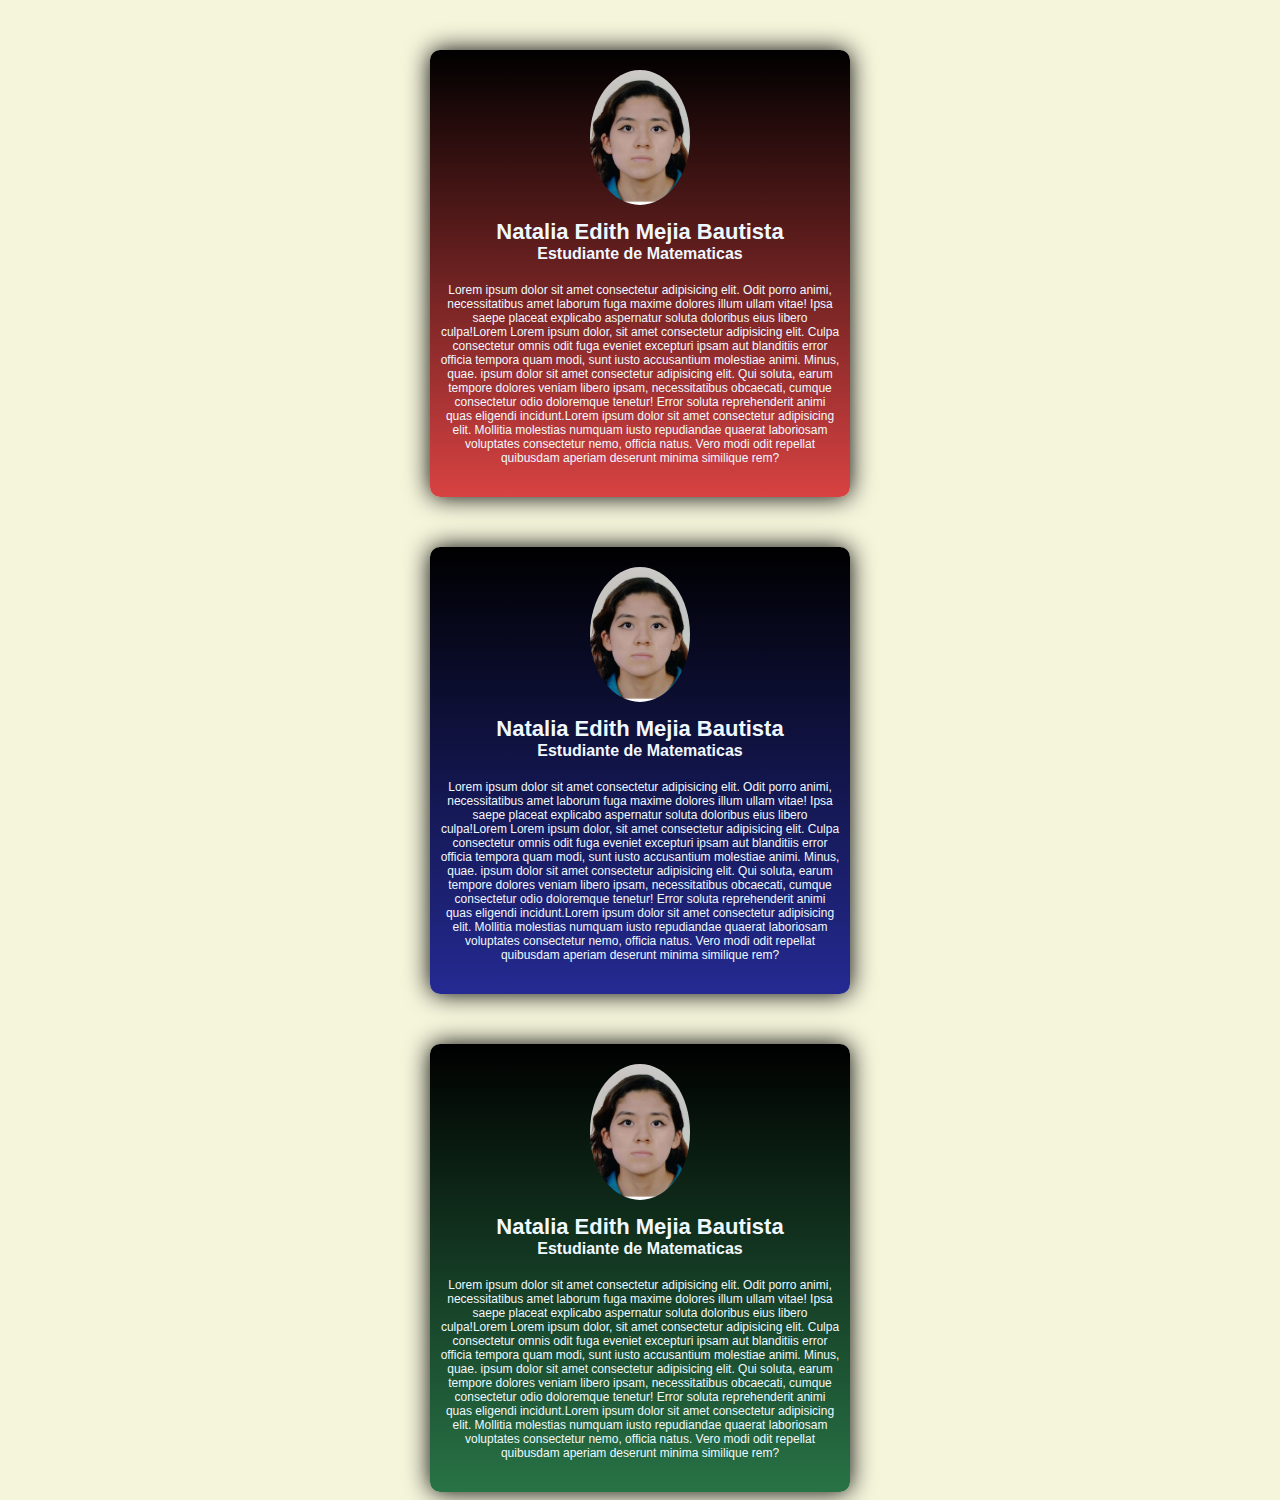
<file: TarjetaPresentacion/index.html>
<!DOCTYPE html>
<html>
<head>
    <title>Document</title>
    <link rel="stylesheet" type="text/css" href="styles.css">
</head>
<body>
    <div class="card red-card">
        <img class="card_img" src="FotoYo.jpg">
        <h1 class="card_title">Natalia Edith Mejia Bautista</h1>
        <h2 class="card_subtitle">Estudiante de Matematicas</h2>
        <p class="card_content">Lorem ipsum dolor sit amet consectetur adipisicing elit. Odit porro animi, necessitatibus amet laborum fuga maxime dolores illum ullam vitae! Ipsa saepe placeat explicabo aspernatur soluta doloribus eius libero culpa!Lorem Lorem ipsum dolor, sit amet consectetur adipisicing elit. Culpa consectetur omnis odit fuga eveniet excepturi ipsam aut blanditiis error officia tempora quam modi, sunt iusto accusantium molestiae animi. Minus, quae. ipsum dolor sit amet consectetur adipisicing elit. Qui soluta, earum tempore dolores veniam libero ipsam, necessitatibus obcaecati, cumque consectetur odio doloremque tenetur! Error soluta reprehenderit animi quas eligendi incidunt.Lorem ipsum dolor sit amet consectetur adipisicing elit. Mollitia molestias numquam iusto repudiandae quaerat laboriosam voluptates consectetur nemo, officia natus. Vero modi odit repellat quibusdam aperiam deserunt minima similique rem?</p>
    </div>

    <div class="card blue-card">
        <img class="card_img" src="FotoYo.jpg">
        <h1 class="card_title">Natalia Edith Mejia Bautista</h1>
        <h2 class="card_subtitle">Estudiante de Matematicas</h2>
        <p class="card_content">Lorem ipsum dolor sit amet consectetur adipisicing elit. Odit porro animi, necessitatibus amet laborum fuga maxime dolores illum ullam vitae! Ipsa saepe placeat explicabo aspernatur soluta doloribus eius libero culpa!Lorem Lorem ipsum dolor, sit amet consectetur adipisicing elit. Culpa consectetur omnis odit fuga eveniet excepturi ipsam aut blanditiis error officia tempora quam modi, sunt iusto accusantium molestiae animi. Minus, quae. ipsum dolor sit amet consectetur adipisicing elit. Qui soluta, earum tempore dolores veniam libero ipsam, necessitatibus obcaecati, cumque consectetur odio doloremque tenetur! Error soluta reprehenderit animi quas eligendi incidunt.Lorem ipsum dolor sit amet consectetur adipisicing elit. Mollitia molestias numquam iusto repudiandae quaerat laboriosam voluptates consectetur nemo, officia natus. Vero modi odit repellat quibusdam aperiam deserunt minima similique rem?</p>
    </div>

    <div class="card green-card">
        <img class="card_img" src="FotoYo.jpg">
        <h1 class="card_title">Natalia Edith Mejia Bautista</h1>
        <h2 class="card_subtitle">Estudiante de Matematicas</h2>
        <p class="card_content">Lorem ipsum dolor sit amet consectetur adipisicing elit. Odit porro animi, necessitatibus amet laborum fuga maxime dolores illum ullam vitae! Ipsa saepe placeat explicabo aspernatur soluta doloribus eius libero culpa!Lorem Lorem ipsum dolor, sit amet consectetur adipisicing elit. Culpa consectetur omnis odit fuga eveniet excepturi ipsam aut blanditiis error officia tempora quam modi, sunt iusto accusantium molestiae animi. Minus, quae. ipsum dolor sit amet consectetur adipisicing elit. Qui soluta, earum tempore dolores veniam libero ipsam, necessitatibus obcaecati, cumque consectetur odio doloremque tenetur! Error soluta reprehenderit animi quas eligendi incidunt.Lorem ipsum dolor sit amet consectetur adipisicing elit. Mollitia molestias numquam iusto repudiandae quaerat laboriosam voluptates consectetur nemo, officia natus. Vero modi odit repellat quibusdam aperiam deserunt minima similique rem?</p>
    </div>
</body>
</html>
</file>
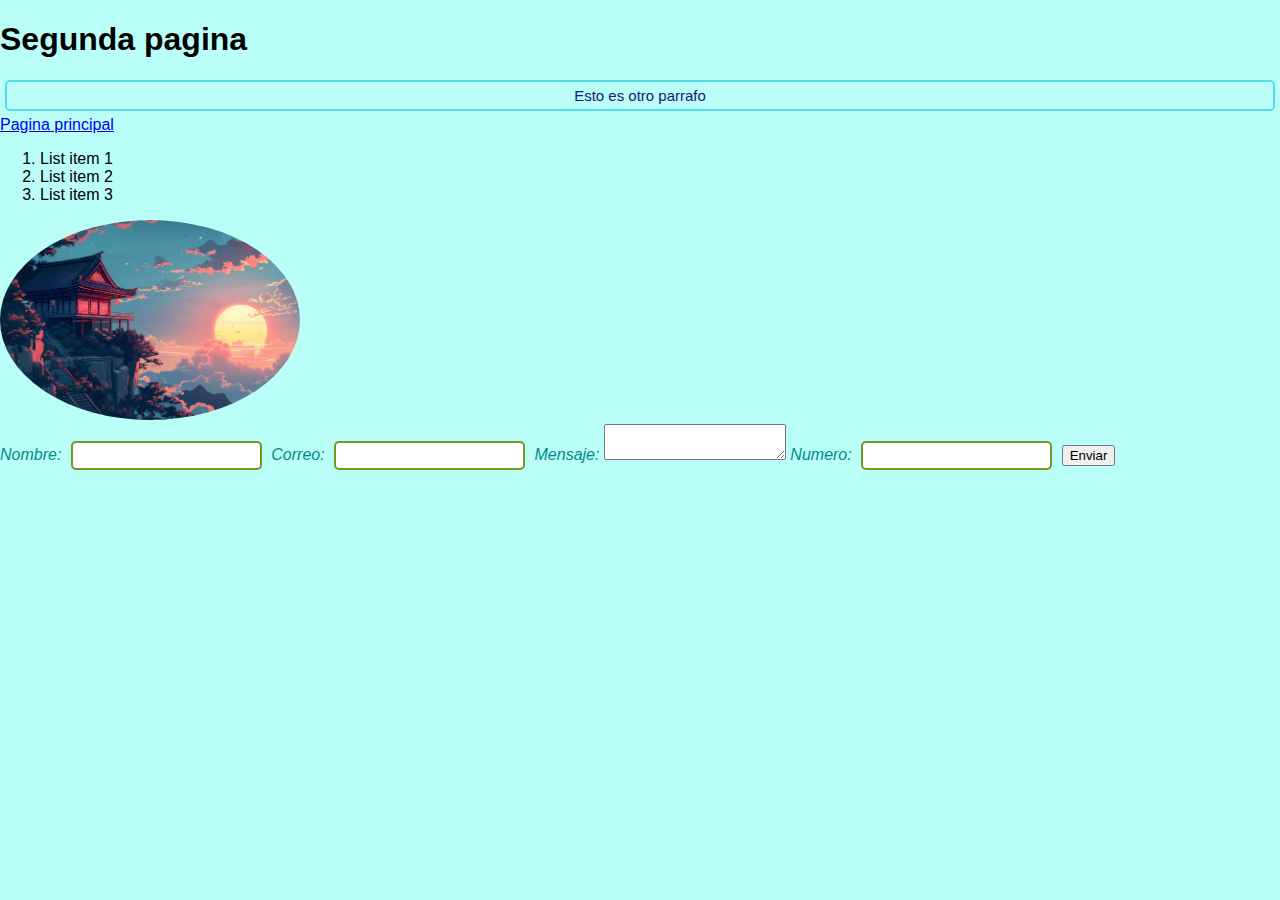
<file: pagina2.html>
<!DOCTYPE html>
<html>
<head>
    <title>Mi pagina</title>
    <link rel="stylesheet" type="text/css" href="styles.css">
</head>
<body></body>
    <h1>Segunda pagina</h1>

    <p>Esto es otro parrafo</p>
    <a href="index.html">Pagina principal</a>
    <ol>
        <li>List item 1</li>
        <li>List item 2</li>
        <li>List item 3</li>
    </ol>
    
    <img src="Imagenes/fondo4.avif" alt="My Image">

    <form>
        <label for="name">Nombre:</label>
        <input type="text" id="name" name="name">

        <label for="email">Correo:</label>
        <input type="email" id="email" name="email">

        <label for="message">Mensaje:</label>
        <textarea id="message" name="message"></textarea>

        <label for="number">Numero:</label>
        <input type="tel" name="telephone number"></input>

        <button type="submit">Enviar</button>
    </form>
</html>
</file>
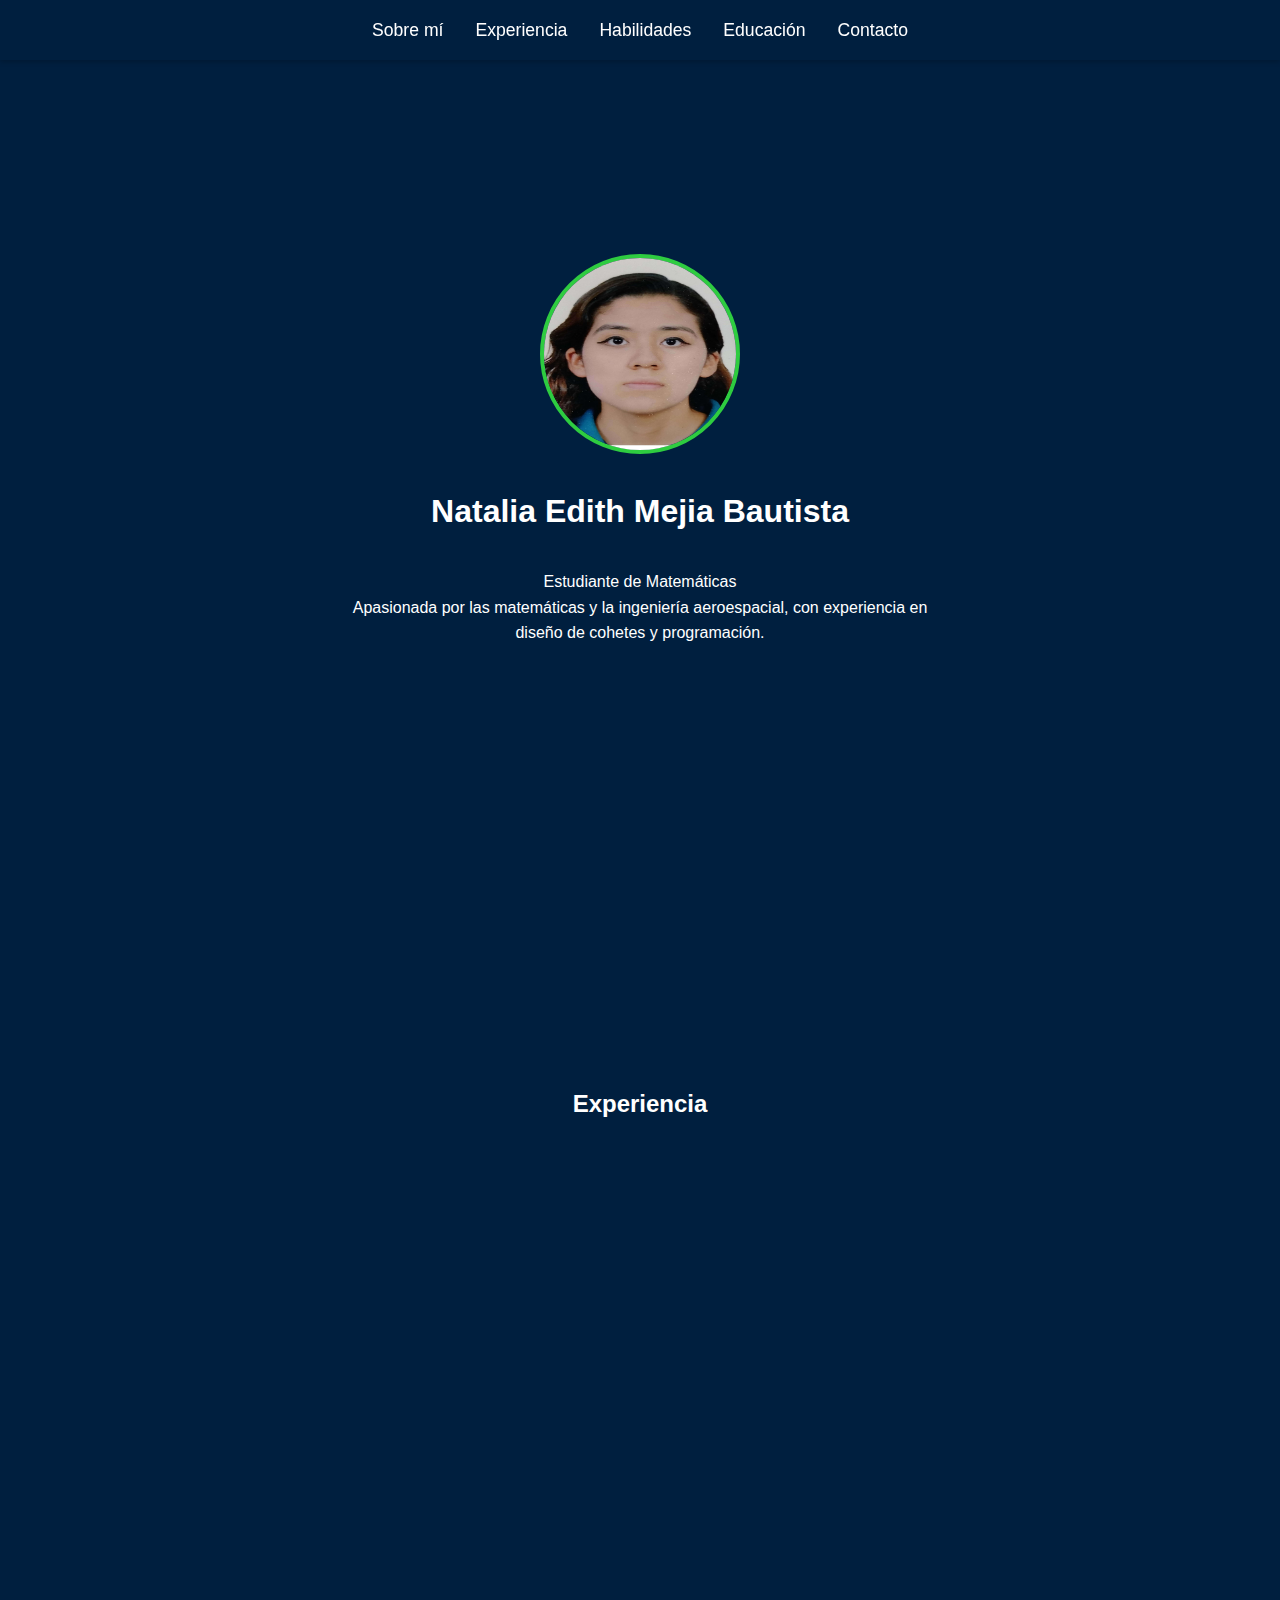
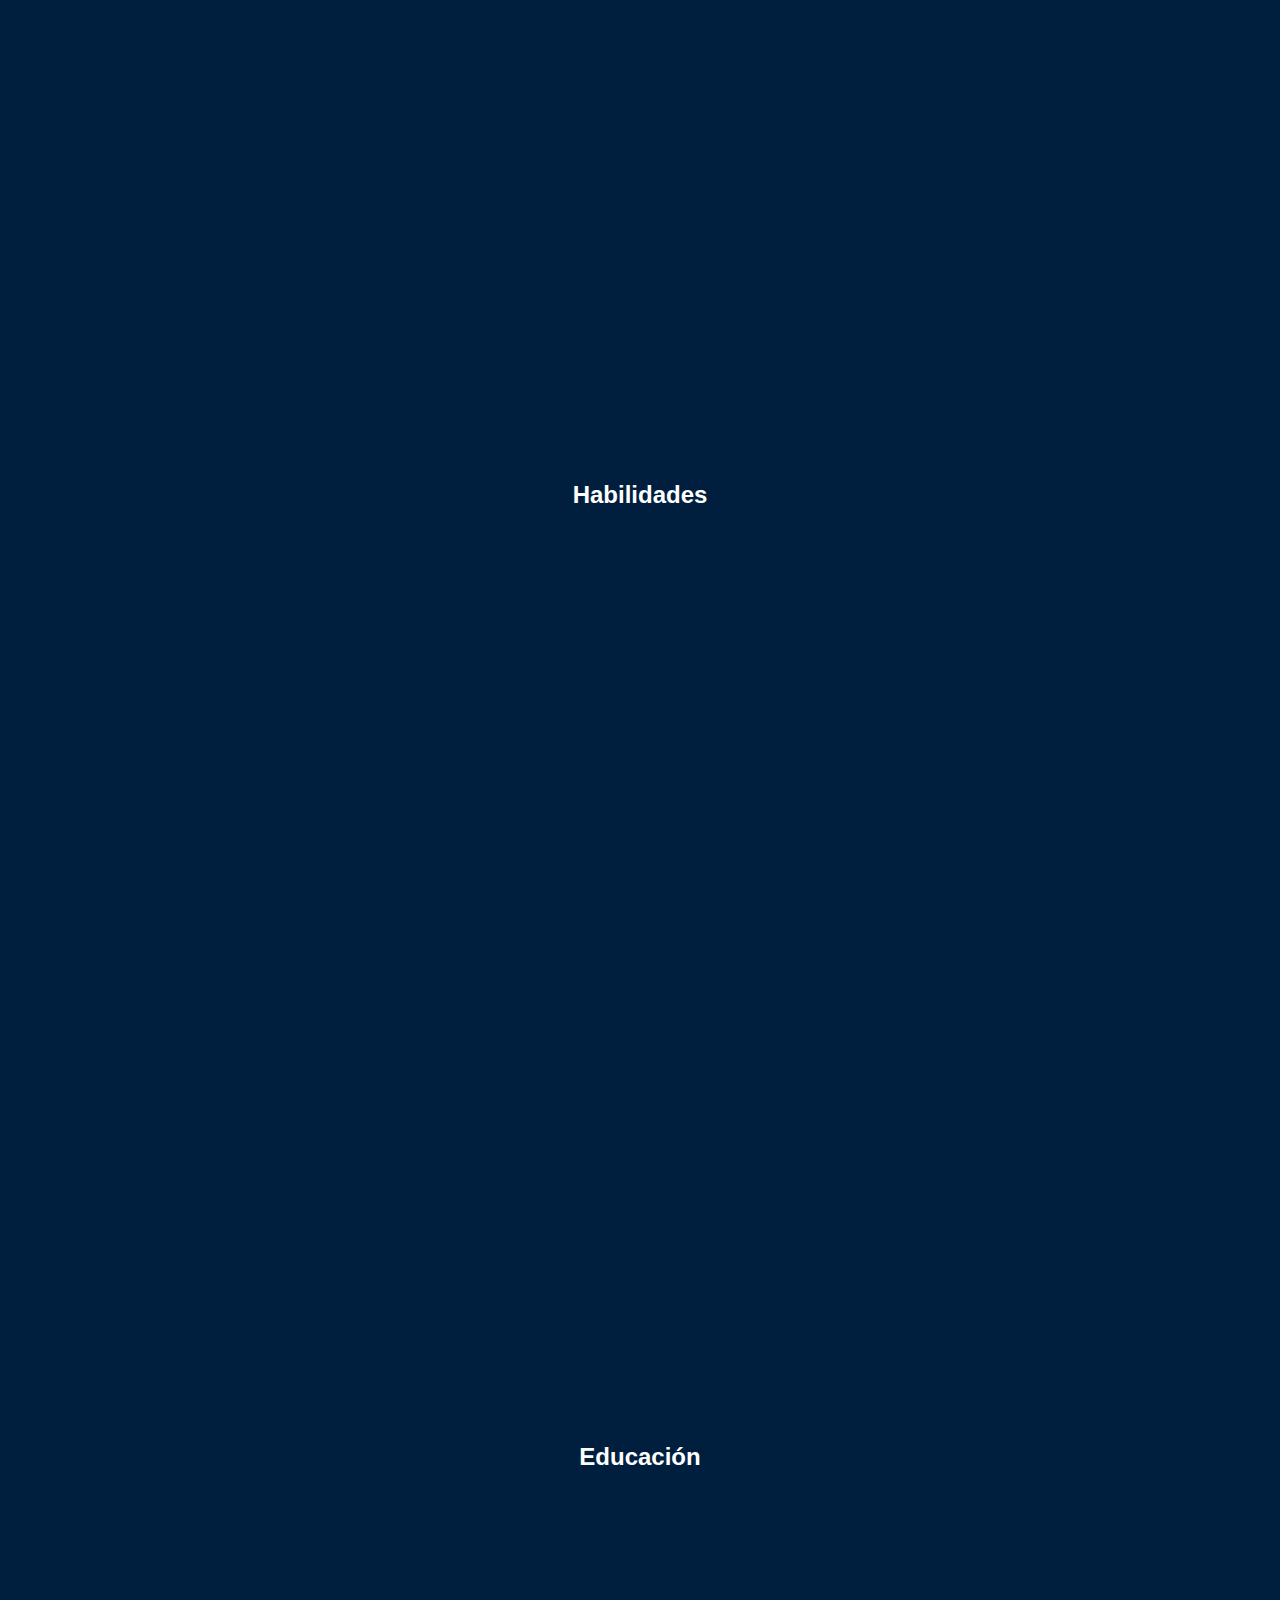
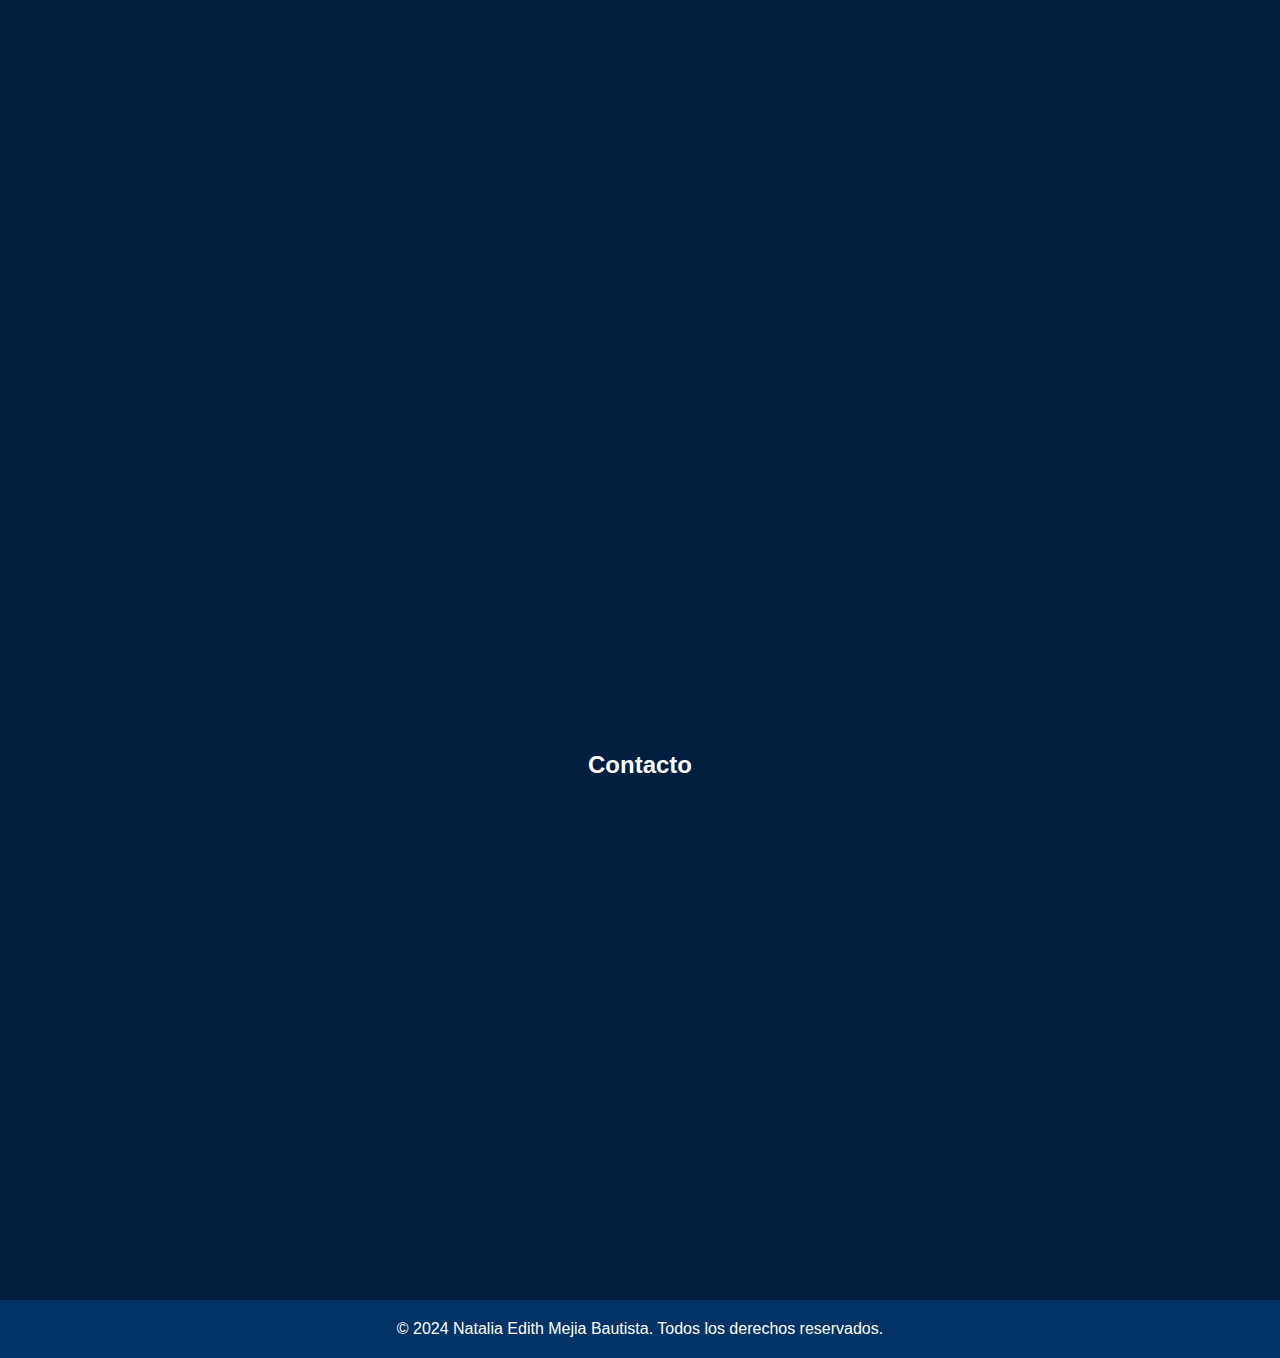
<file: Portfolio/portfolioYo.html>
<!DOCTYPE html>
<html lang="es">
<head>
    <meta charset="UTF-8">
    <meta name="viewport" content="width=device-width, initial-scale=1.0">
    <title>Portafolio de Natalia Edith Mejia Bautista</title>
    <style>
        :root {
            --color-navy: #001f3f;
            --color-navy-light: #003366;
            --color-navy-dark: #00172b;
            --color-green: #2ecc40;
        }

        * {
            margin: 0;
            padding: 0;
            box-sizing: border-box;
        }

        body {
            font-family: Arial, sans-serif;
            background-color: var(--color-navy);
            color: white;
            line-height: 1.6;
        }

        .container {
            width: 80%;
            margin: 0 auto;
            overflow: hidden;
        }

        header {
            background-color: var(--color-navy);
            position: fixed;
            top: 0;
            left: 0;
            right: 0;
            z-index: 1000;
            padding: 1rem 0;
            box-shadow: 0 2px 5px rgba(0,0,0,0.2);
        }

        nav ul {
            display: flex;
            justify-content: center;
            list-style: none;
        }

        nav ul li {
            margin: 0 1rem;
        }

        nav ul li a {
            color: white;
            text-decoration: none;
            font-size: 1.1rem;
            transition: color 0.3s ease;
        }

        nav ul li a:hover,
        nav ul li a.active {
            color: var(--color-green);
        }

        section {
            padding: 4rem 0;
            min-height: 100vh;
            display: flex;
            align-items: center;
            justify-content: center;
        }

        h1, h2 {
            text-align: center;
            margin-bottom: 2rem;
        }

        .profile-img {
            width: 200px;
            height: 200px;
            border-radius: 50%;
            border: 4px solid var(--color-green);
            margin: 0 auto 2rem;
            display: block;
        }

        .about-content {
            text-align: center;
            max-width: 600px;
            margin: 0 auto;
            opacity: 0;
            transform: translateY(20px);
            transition: opacity 0.5s ease, transform 0.5s ease;
        }

        .about-content.show {
            opacity: 1;
            transform: translateY(0);
        }

        .experience-item, .education-item, .skill-item, .contact-item {
            background-color: var(--color-navy-light);
            padding: 1.5rem;
            margin-bottom: 1.5rem;
            border-radius: 8px;
            box-shadow: 0 4px 6px rgba(0,0,0,0.1);
            opacity: 0;
            transform: translateX(-20px);
            transition: opacity 0.5s ease, transform 0.5s ease;
        }

        .experience-item.show, .education-item.show, .skill-item.show, .contact-item.show {
            opacity: 1;
            transform: translateX(0);
        }

        .skills-container {
            display: flex;
            flex-wrap: wrap;
            justify-content: center;
            gap: 1rem;
        }

        .skill-item {
            background-color: var(--color-navy-light);
            padding: 1rem;
            border-radius: 8px;
            text-align: center;
            flex: 1 1 calc(25% - 1rem);
            min-width: 150px;
            transition: background-color 0.3s ease, color 0.3s ease;
        }

        .skill-item:hover {
            background-color: var(--color-green);
            color: var(--color-navy);
        }

        .contact-container {
            display: flex;
            flex-wrap: wrap;
            justify-content: center;
            gap: 1rem;
        }

        .contact-item {
            background-color: var(--color-navy-light);
            padding: 1rem;
            border-radius: 8px;
            text-align: center;
            flex: 1 1 calc(33.333% - 1rem);
            min-width: 200px;
            transition: background-color 0.3s ease, color 0.3s ease;
        }

        .contact-item:hover {
            background-color: var(--color-green);
            color: var(--color-navy);
        }

        footer {
            background-color: var(--color-navy-light);
            text-align: center;
            padding: 1rem 0;
            position: relative;
            bottom: 0;
            width: 100%;
        }

        @media (max-width: 768px) {
            .container {
                width: 95%;
            }

            nav ul {
                flex-direction: column;
                align-items: center;
            }

            nav ul li {
                margin: 0.5rem 0;
            }

            .skill-item, .contact-item {
                flex: 1 1 calc(50% - 1rem);
            }
        }
    </style>
</head>
<body>
    <header>
        <nav>
            <ul>
                <li><a href="#about" class="nav-link">Sobre mí</a></li>
                <li><a href="#experience" class="nav-link">Experiencia</a></li>
                <li><a href="#skills" class="nav-link">Habilidades</a></li>
                <li><a href="#education" class="nav-link">Educación</a></li>
                <li><a href="#contact" class="nav-link">Contacto</a></li>
            </ul>
        </nav>
    </header>

    <main>
        <section id="about">
            <div class="container">
                <div class="about-content">
                    <img src="FotoYo.jpg" alt="Natalia Edith Mejia Bautista" class="profile-img">
                    <h1>Natalia Edith Mejia Bautista</h1>
                    <p>Estudiante de Matemáticas</p>
                    <p>Apasionada por las matemáticas y la ingeniería aeroespacial, con experiencia en diseño de cohetes y programación.</p>
                </div>
            </div>
        </section>

        <section id="experience">
            <div class="container">
                <h2>Experiencia</h2>
                <div class="experience-item">
                    <h3>Propulsión UNAM</h3>
                    <p><strong>Miembro fundador</strong> | 3 años 5 meses</p>
                    <p>Diseño y fabricación de cohetes suborbitales tipo sonda. Planificación de recursos y elaboración de informes técnicos.</p>
                </div>
                <div class="experience-item">
                    <h3>Facultad de Ciencias, UNAM</h3>
                    <p><strong>Ayudante de profesor</strong> | Agosto 2023 - Diciembre 2023</p>
                    <p>Impartición de clases de Álgebra Superior a estudiantes de nuevo ingreso.</p>
                </div>
                <div class="experience-item">
                    <h3>University of California, San Diego</h3>
                    <p><strong>Investigador de Verano</strong> | Junio-Julio 2022</p>
                    <p>Implementación de filtros de Kalman para turtlebots en el Multi-Agent Robotics Lab.</p>
                </div>
            </div>
        </section>

        <section id="skills">
            <div class="container">
                <h2>Habilidades</h2>
                <div class="skills-container">
                    <div class="skill-item">Microsoft Office</div>
                    <div class="skill-item">Matlab</div>
                    <div class="skill-item">Python</div>
                    <div class="skill-item">ANSYS</div>
                    <div class="skill-item">Generación de informes</div>
                    <div class="skill-item">Planificación y organización</div>
                    <div class="skill-item">Trabajo en equipo</div>
                    <div class="skill-item">Resolución de problemas</div>
                    <div class="skill-item">Capacidad crítica</div>
                </div>
            </div>
        </section>

        <section id="education">
            <div class="container">
                <h2>Educación</h2>
                <div class="education-item">
                    <h3>Licenciatura en Matemáticas</h3>
                    <p>Facultad de Ciencias, UNAM</p>
                    <p>Agosto 2020 - Actual</p>
                </div>
            </div>
        </section>

        <section id="contact">
            <div class="container">
                <h2>Contacto</h2>
                <div class="contact-container">
                    <div class="contact-item">
                        <h3>Email</h3>
                        <p>nmejia30@ciencias.unam.mx</p>
                        <p>natalia.mejbau@gmail.com</p>
                    </div>
                    <div class="contact-item">
                        <h3>Teléfono</h3>
                        <p>+52 5535683913</p>
                    </div>
                    <div class="contact-item">
                        <h3>LinkedIn</h3>
                        <a href="https://www.linkedin.com/in/natalia-edith-mejia-bautista-b6648b226/" target="_blank">Ver perfil</a>
                    </div>
                </div>
            </div>
        </section>
    </main>

    <footer>
        <p>&copy; 2024 Natalia Edith Mejia Bautista. Todos los derechos reservados.</p>
    </footer>

    <script>
        // Función para manejar la animación de aparición
        function handleScrollAnimation() {
            const elements = document.querySelectorAll('.about-content, .experience-item, .education-item, .skill-item, .contact-item');
            elements.forEach(el => {
                const rect = el.getBoundingClientRect();
                const windowHeight = window.innerHeight || document.documentElement.clientHeight;
                if (rect.top <= windowHeight * 0.75) {
                    el.classList.add('show');
                }
            });
        }

        // Manejar la navegación suave
        document.querySelectorAll('a[href^="#"]').forEach(anchor => {
            anchor.addEventListener('click', function (e) {
                e.preventDefault();
                document.querySelector(this.getAttribute('href')).scrollIntoView({
                    behavior: 'smooth'
                });
            });
        });

        // Resaltar el enlace de navegación activo
        function setActiveNavLink() {
            const sections = document.querySelectorAll('section');
            const navLinks = document.querySelectorAll('.nav-link');

            sections.forEach(section => {
                const rect = section.getBoundingClientRect();
                if (rect.top <= 100 && rect.bottom >= 100) {
                    const id = section.getAttribute('id');
                    navLinks.forEach(link => {
                        link.classList.remove('active');
                        if (link.getAttribute('href') === `#${id}`) {
                            link.classList.add('active');
                        }
                    });
                }
            });
        }

        // Eventos de scroll
        window.addEventListener('scroll', () => {
            handleScrollAnimation();
            setActiveNavLink();
        });

        // Iniciar animaciones al cargar la página
        window.addEventListener('load', handleScrollAnimation);
    </script>
</body>
</html>
</file>
<file: TarjetaPresentacion/styles.css>
body{
    background-color: beige;
    font-family: sans-serif;
    color: aliceblue;
}

.card{
    text-align: center;
    border-radius: 10px;
    width: 400px;
    margin: auto;
    margin-top: 50px;
    padding: 20px 10px;
    box-shadow: 0 0 25px 0 #000000; 
}

.red-card{
    background: linear-gradient(#000000, #d84242)
}

.blue-card{
    background: linear-gradient(#000000, #242a92);
}

.green-card{
    background: linear-gradient(#000000, #287346);
}

.card_title{
    font-size: 22px;
    margin: 0;
}

.card_subtitle{
    font-size: 16px;
    margin: 0;
}

.card_content{
    font-size: 12px;
    margin-top: 20px;

}

.card_img{
    width: 100px;
    border-radius: 80%;
    margin-bottom: 10px;
    
}
</file>
<file: styles.css>
body{
    background-color: rgb(185, 255, 248);
    font-family: 'Gill Sans', 'Gill Sans MT', Calibri, 'Trebuchet MS', sans-serif, sans-serif;
    margin: 0;
    padding: 0;
    
    
}

.box{
    width: 400PX;
    height: 50px;
    margin: auto;
    margin-top: 10px;
    box-shadow: 0 0 35px 0 #5d3469;
    box-sizing: border-box;
    font-family: sans-serif;
    text-align: justify;
    background: linear-gradient(to right, rgb(120, 120, 225),#b4daf9) ;
}

img{
    width: auto;
    height: 200px;
    object-fit: cover;
    border-radius: 80%;
    margin: auto;
    filter: drop-shadow(0px,0px,3px, #000)
}

h2{
    color: rgb(243, 243, 243);
    font-size: 20px;
    border: 5px solid rgb(108, 73, 150);
    border-radius: 5px;
    padding: 10px;
    margin: 10px;
    text-align: center;
    
}

p{
    color: rgb(23, 23, 118);
    font-size: 15px;
    border: 2px solid rgb(83, 222, 230);
    border-radius: 5px;
    padding: 5px;
    margin: 5px;
    text-align: center;
}


.Elemento-diferente{
    color: rgb(209, 25, 56);
    font-size: 18px;
    font-weight: bold;
}

input{
    padding: 5px;
    margin: 5px;
    border-radius: 5px;
    border: 2px solid rgb(118, 151, 36);

}

label{
    font: tahoma;
    color:darkcyan;
    font-style: italic;
}
</file>
